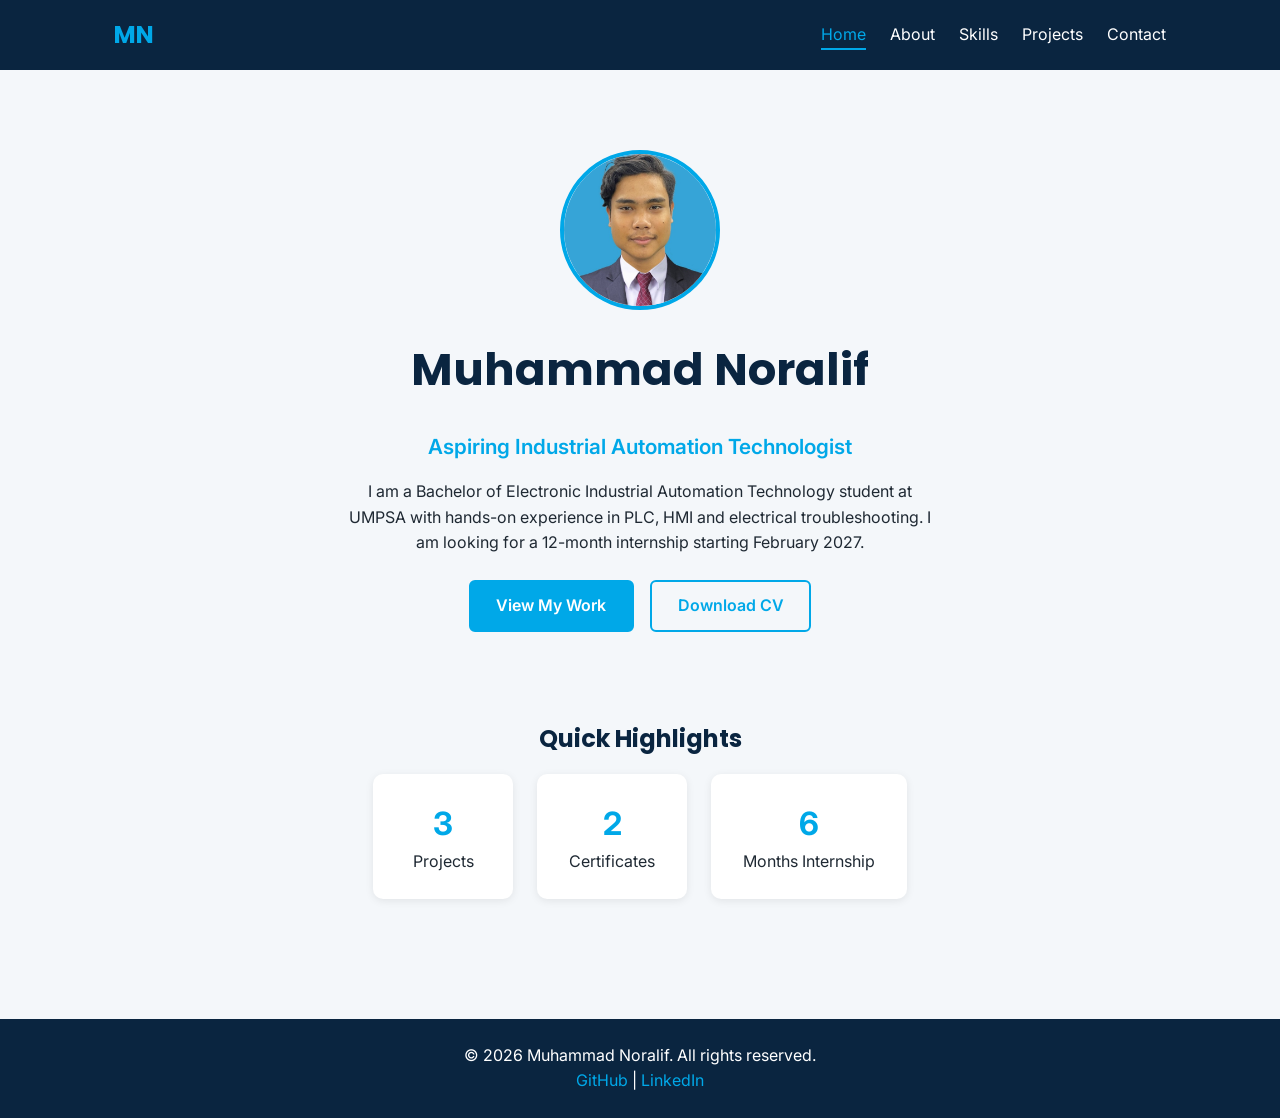
<file: index.html>
<!DOCTYPE html>
<html lang="en">
<head>
  <meta charset="UTF-8">
  <meta name="viewport" content="width=device-width, initial-scale=1.0">
  <title>Home | Muhammad Noralif</title>
  <link rel="preconnect" href="https://fonts.googleapis.com">
  <link href="https://fonts.googleapis.com/css2?family=Inter:wght@400;600&family=Poppins:wght@600;700&display=swap" rel="stylesheet">
  <link rel="stylesheet" href="css/style.css">
</head>
<body>

  <header>
    <nav>
      <a href="index.html" class="logo">MN</a>
      <button id="menu-toggle" class="menu-toggle" aria-label="Toggle menu">&#9776;</button>
      <ul class="nav-links">
        <li><a href="index.html" class="active">Home</a></li>
        <li><a href="about.html">About</a></li>
        <li><a href="skills.html">Skills</a></li>
        <li><a href="projects.html">Projects</a></li>
        <li><a href="contact.html">Contact</a></li>
      </ul>
    </nav>
  </header>

  <main>
    <section class="hero">
      <img src="images/profile.jpg" alt="Portrait of Muhammad Noralif" class="profile-pic">
      <h1>Muhammad Noralif</h1>
      <p class="tagline">Aspiring Industrial Automation Technologist</p>
      <p class="intro">
        I am a Bachelor of Electronic Industrial Automation Technology student
        at UMPSA with hands-on experience in PLC, HMI and electrical
        troubleshooting. I am looking for a 12-month internship starting
        February 2027.
      </p>
      <div class="cta-buttons">
        <a href="projects.html" class="btn">View My Work</a>
        <a href="docs/resume.pdf" class="btn btn-outline" download>Download CV</a>
      </div>
    </section>

    <section class="highlights">
      <h2>Quick Highlights</h2>
      <ul>
        <li><strong>3</strong> Projects</li>
        <li><strong>2</strong> Certificates</li>
        <li><strong>6</strong> Months Internship</li>
      </ul>
    </section>
  </main>

  <footer>
    <p>&copy; <span class="year">2026</span> Muhammad Noralif. All rights reserved.</p>
    <p>
      <a href="https://github.com/MUHAMMADALEEP">GitHub</a> |
      <a href="https://www.linkedin.com/">LinkedIn</a>
    </p>
  </footer>

  <script src="js/script.js"></script>
</body>
</html>
</file>
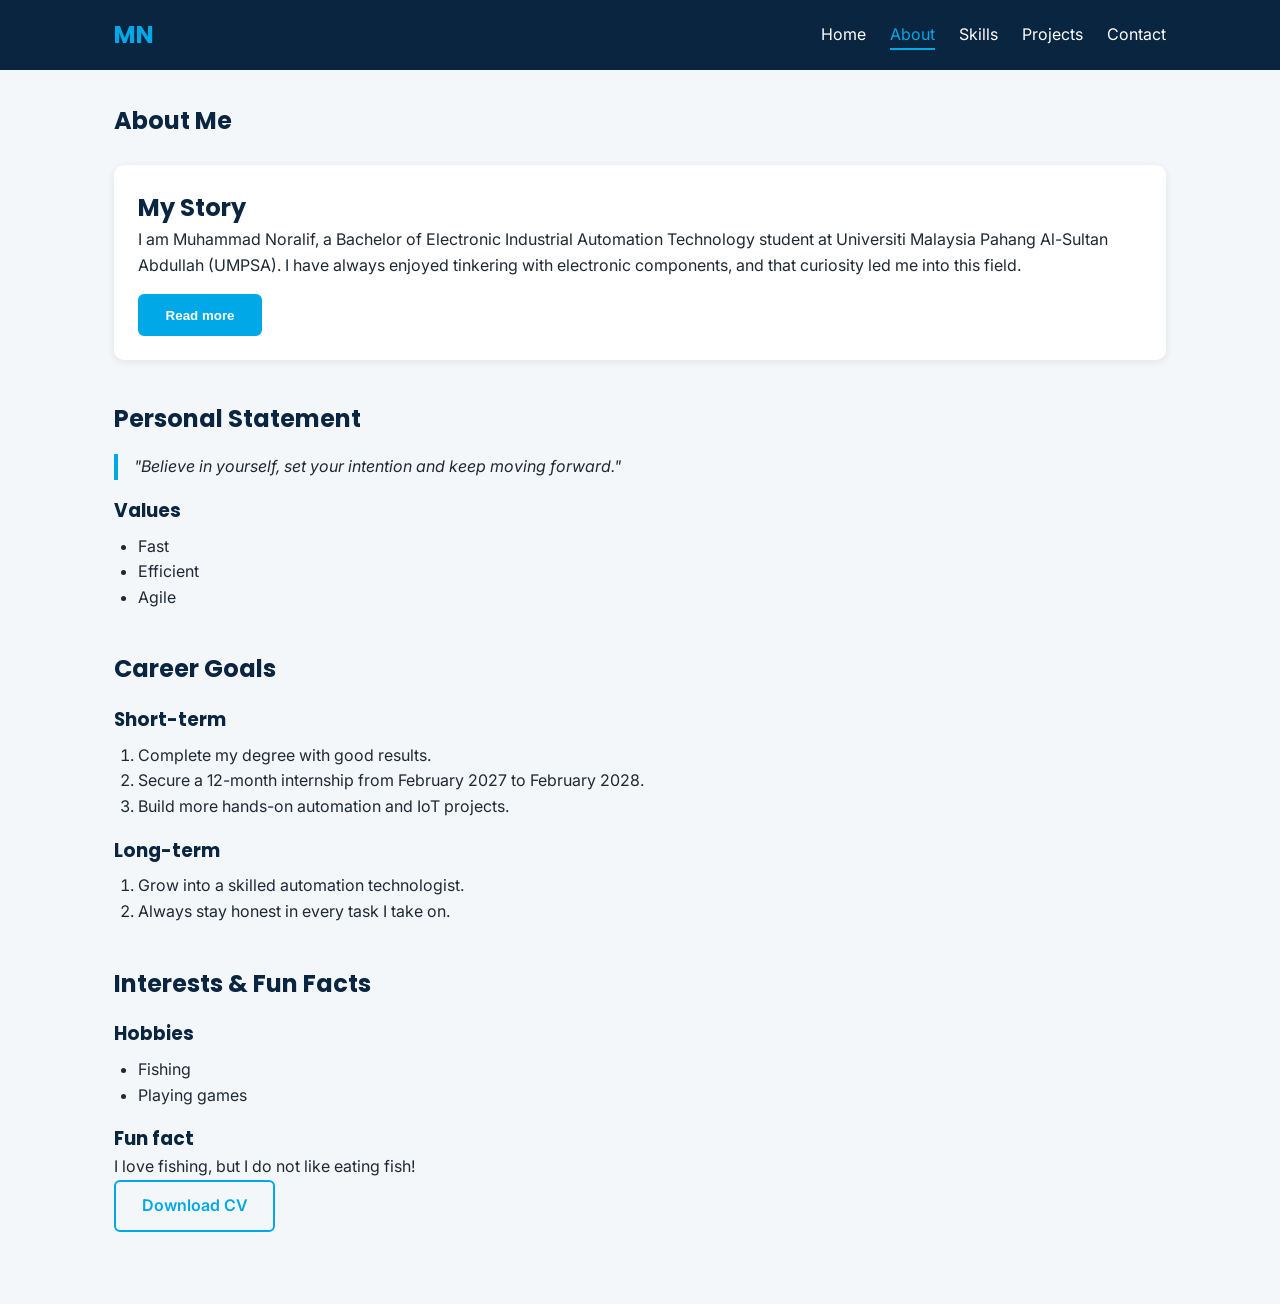
<file: about.html>
<!DOCTYPE html>
<html lang="en">
<head>
  <meta charset="UTF-8">
  <meta name="viewport" content="width=device-width, initial-scale=1.0">
  <title>About | Muhammad Noralif</title>
  <link rel="preconnect" href="https://fonts.googleapis.com">
  <link href="https://fonts.googleapis.com/css2?family=Inter:wght@400;600&family=Poppins:wght@600;700&display=swap" rel="stylesheet">
  <link rel="stylesheet" href="css/style.css">
</head>
<body>

  <header>
    <nav>
      <a href="index.html" class="logo">MN</a>
      <button id="menu-toggle" class="menu-toggle" aria-label="Toggle menu">&#9776;</button>
      <ul class="nav-links">
        <li><a href="index.html">Home</a></li>
        <li><a href="about.html" class="active">About</a></li>
        <li><a href="skills.html">Skills</a></li>
        <li><a href="projects.html">Projects</a></li>
        <li><a href="contact.html">Contact</a></li>
      </ul>
    </nav>
  </header>

 <main>
  <section>
    <h1>About Me</h1>

    <article class="about-card">
      <h2>My Story</h2>
      <p>
        I am Muhammad Noralif, a Bachelor of Electronic Industrial Automation
        Technology student at Universiti Malaysia Pahang Al-Sultan Abdullah
        (UMPSA). I have always enjoyed tinkering with electronic components,
        and that curiosity led me into this field.
      </p>
      <div id="more-text" class="more-text">
        <p>
          I chose Kolej Vokasional Slim River because I found the
          academic subjects in secondary school hard to keep up with, and
          hands-on learning suited me better. My six-month internship at
          DLA Engineering let me explore much more, from wiring to
          installing access control systems on real sites.
        </p>
        <p>
          Running my own online business taught me how to communicate
          with different kinds of people, a skill I use in group projects
          and at work.
        </p>
      </div>
      <button id="read-more-btn" class="btn">Read more</button>
    </article>
  </section>

  <section>
    <h2>Personal Statement</h2>
    <blockquote class="motto">
      "Believe in yourself, set your intention and keep moving forward."
    </blockquote>
    <h3>Values</h3>
    <ul>
      <li>Fast</li>
      <li>Efficient</li>
      <li>Agile</li>
    </ul>
  </section>

  <section>
    <h2>Career Goals</h2>
    <h3>Short-term</h3>
    <ol>
      <li>Complete my degree with good results.</li>
      <li>Secure a 12-month internship from February 2027 to February 2028.</li>
      <li>Build more hands-on automation and IoT projects.</li>
    </ol>
    <h3>Long-term</h3>
    <ol>
      <li>Grow into a skilled automation technologist.</li>
      <li>Always stay honest in every task I take on.</li>
    </ol>
  </section>

  <section>
    <h2>Interests &amp; Fun Facts</h2>
    <h3>Hobbies</h3>
    <ul>
      <li>Fishing</li>
      <li>Playing games</li>
    </ul>
    <h3>Fun fact</h3>
    <p>I love fishing, but I do not like eating fish!</p>
    <a href="docs/resume.pdf" class="btn btn-outline" download>Download CV</a>
  </section>
</main>
</file>
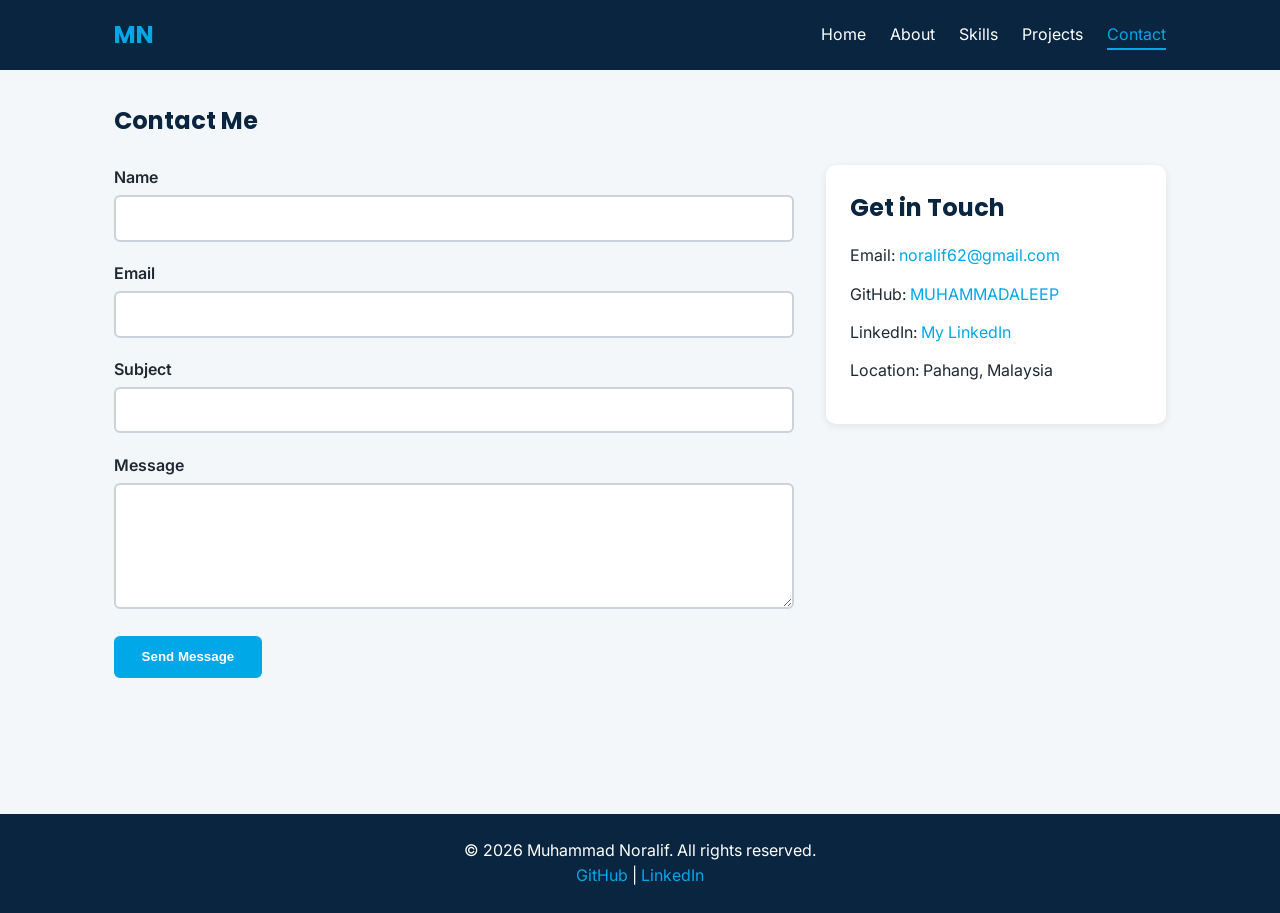
<file: contact.html>
<!DOCTYPE html>
<html lang="en">
<head>
  <meta charset="UTF-8">
  <meta name="viewport" content="width=device-width, initial-scale=1.0">
  <title>Contact | Muhammad Noralif</title>
  <link rel="preconnect" href="https://fonts.googleapis.com">
  <link href="https://fonts.googleapis.com/css2?family=Inter:wght@400;600&family=Poppins:wght@600;700&display=swap" rel="stylesheet">
  <link rel="stylesheet" href="css/style.css">
</head>
<body>

  <header>
    <nav>
      <a href="index.html" class="logo">MN</a>
      <button id="menu-toggle" class="menu-toggle" aria-label="Toggle menu">&#9776;</button>
      <ul class="nav-links">
        <li><a href="index.html">Home</a></li>
        <li><a href="about.html">About</a></li>
        <li><a href="skills.html">Skills</a></li>
        <li><a href="projects.html">Projects</a></li>
        <li><a href="contact.html" class="active">Contact</a></li>
      </ul>
    </nav>
  </header>

  <main>
    <section>
      <h1>Contact Me</h1>
      <div class="contact-layout">

        <form id="contact-form" novalidate>
          <div class="form-group">
            <label for="name">Name</label>
            <input type="text" id="name" name="name">
            <small class="error" id="name-error"></small>
          </div>

          <div class="form-group">
            <label for="email">Email</label>
            <input type="email" id="email" name="email">
            <small class="error" id="email-error"></small>
          </div>

          <div class="form-group">
            <label for="subject">Subject</label>
            <input type="text" id="subject" name="subject">
            <small class="error" id="subject-error"></small>
          </div>

          <div class="form-group">
            <label for="message">Message</label>
            <textarea id="message" name="message" rows="5"></textarea>
            <small class="error" id="message-error"></small>
          </div>

          <button type="submit" class="btn">Send Message</button>
          <p id="form-success" class="success"></p>
        </form>

        <aside class="contact-info">
          <h2>Get in Touch</h2>
          <ul>
            <li>Email: <a href="mailto:noralif62@gmail.com">noralif62@gmail.com</a></li>
            <li>GitHub: <a href="https://github.com/MUHAMMADALEEP">MUHAMMADALEEP</a></li>
            <li>LinkedIn: <a href="https://www.linkedin.com/">My LinkedIn</a></li>
            <li>Location: Pahang, Malaysia</li>
          </ul>
        </aside>

      </div>
    </section>
  </main>

  <footer>
    <p>&copy; <span class="year">2026</span> Muhammad Noralif. All rights reserved.</p>
    <p>
      <a href="https://github.com/MUHAMMADALEEP">GitHub</a> |
      <a href="https://www.linkedin.com/">LinkedIn</a>
    </p>
  </footer>

  <script src="js/script.js"></script>
</body>
</html>
</file>
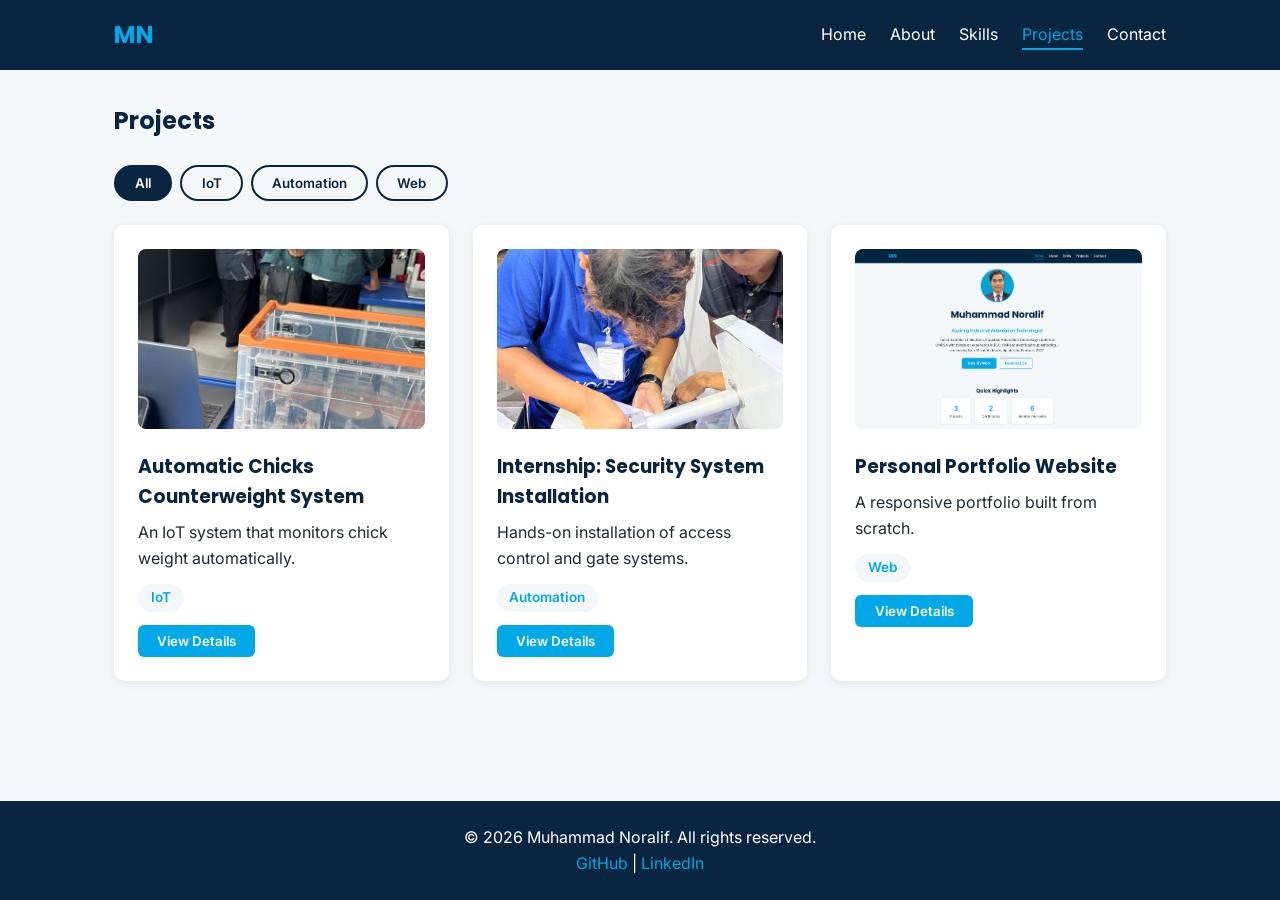
<file: projects.html>
<!DOCTYPE html>
<html lang="en">
<head>
  <meta charset="UTF-8">
  <meta name="viewport" content="width=device-width, initial-scale=1.0">
  <title>Projects | Muhammad Noralif</title>
  <link rel="preconnect" href="https://fonts.googleapis.com">
  <link href="https://fonts.googleapis.com/css2?family=Inter:wght@400;600&family=Poppins:wght@600;700&display=swap" rel="stylesheet">
  <link rel="stylesheet" href="css/style.css">
</head>
<body>

  <header>
    <nav>
      <a href="index.html" class="logo">MN</a>
      <button id="menu-toggle" class="menu-toggle" aria-label="Toggle menu">&#9776;</button>
      <ul class="nav-links">
        <li><a href="index.html">Home</a></li>
        <li><a href="about.html">About</a></li>
        <li><a href="skills.html">Skills</a></li>
        <li><a href="projects.html" class="active">Projects</a></li>
        <li><a href="contact.html">Contact</a></li>
      </ul>
    </nav>
  </header>

  <main>
    <section>
      <h1>Projects</h1>

      <div class="filter-buttons">
        <button class="filter-btn active" data-filter="all">All</button>
        <button class="filter-btn" data-filter="iot">IoT</button>
        <button class="filter-btn" data-filter="automation">Automation</button>
        <button class="filter-btn" data-filter="web">Web</button>
      </div>

      <div class="project-grid">

        <article class="project-card" data-category="iot"
                 data-title="Automatic Chicks Counterweight System"
                 data-problem="Farmers find it difficult to measure the weight of chicks manually, which makes it hard to plan feeding properly."
                 data-role="Prepared the project report and documentation for the team's IoT weighing system."
                 data-tools="ESP32, load cell, HX711 amplifier, Arduino IDE (used in the project)"
                 data-outcome="Farmers can measure chick weight easily and portion feed optimally.">
          <img src="images/project-chicks.jpg" alt="ESP32 and load cell chicken weighing system" class="project-img">
          <h3>Automatic Chicks Counterweight System</h3>
          <p>An IoT system that monitors chick weight automatically.</p>
          <span class="tag">IoT</span>
          <button class="details-btn">View Details</button>
        </article>

        <article class="project-card" data-category="automation"
                 data-title="Internship: Security System Installation"
                 data-problem="Client sites needed access control and gate systems installed, configured and tested."
                 data-role="Intern technician: electrical wiring, installation, configuration, troubleshooting and functional testing."
                 data-tools="RFID access control, autogate, barrier gate, turnstile systems"
                 data-outcome="Systems installed and tested on site during a six-month internship at DLA Engineering.">
          <img src="images/project-internship.jpg" alt="Security gate system installed during internship" class="project-img">
          <h3>Internship: Security System Installation</h3>
          <p>Hands-on installation of access control and gate systems.</p>
          <span class="tag">Automation</span>
          <button class="details-btn">View Details</button>
        </article>

        <article class="project-card" data-category="web"
                 data-title="Personal Portfolio Website"
                 data-problem="I needed an online platform to showcase my skills, projects and internship experience."
                 data-role="Designer and developer"
                 data-tools="HTML, CSS, JavaScript, Git, GitHub Pages"
                 data-outcome="A responsive multi-page website published online.">
          <img src="images/project-portfolio.jpg" alt="Screenshot of my personal portfolio website" class="project-img">
          <h3>Personal Portfolio Website</h3>
          <p>A responsive portfolio built from scratch.</p>
          <span class="tag">Web</span>
          <button class="details-btn">View Details</button>
        </article>

      </div>
    </section>
  </main>

  <div id="modal" class="modal">
    <div class="modal-content">
      <button id="modal-close" class="modal-close" aria-label="Close">&times;</button>
      <h2 id="modal-title"></h2>
      <p><strong>Problem:</strong> <span id="modal-problem"></span></p>
      <p><strong>My role:</strong> <span id="modal-role"></span></p>
      <p><strong>Tools:</strong> <span id="modal-tools"></span></p>
      <p><strong>Outcome:</strong> <span id="modal-outcome"></span></p>
    </div>
  </div>

  <footer>
    <p>&copy; <span class="year">2026</span> Muhammad Noralif. All rights reserved.</p>
    <p>
      <a href="https://github.com/MUHAMMADALEEP">GitHub</a> |
      <a href="https://www.linkedin.com/">LinkedIn</a>
    </p>
  </footer>

  <script src="js/script.js"></script>
</body>
</html>
</file>
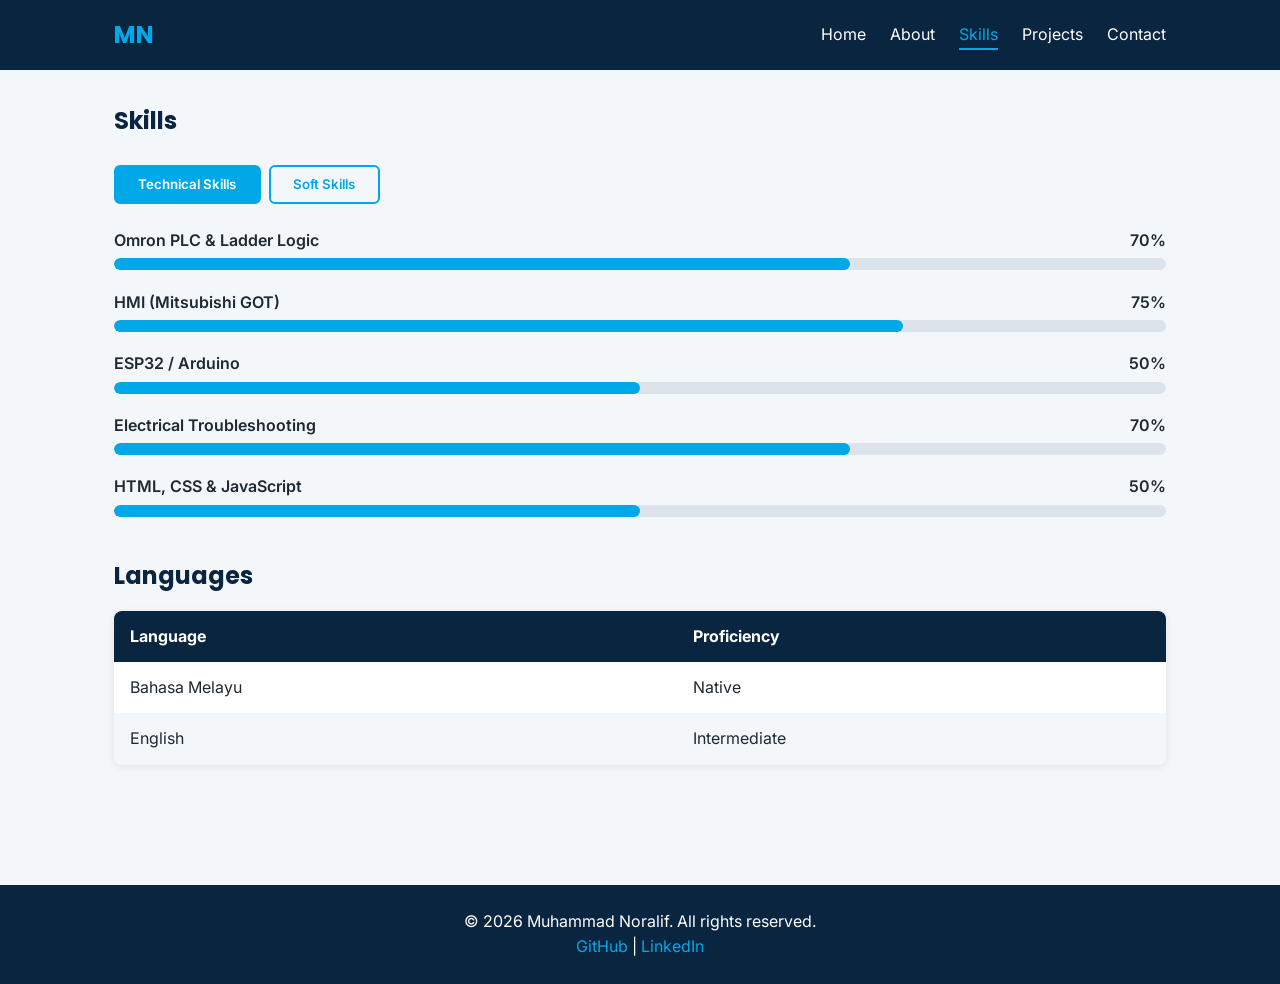
<file: skills.html>
<!DOCTYPE html>
<html lang="en">
<head>
  <meta charset="UTF-8">
  <meta name="viewport" content="width=device-width, initial-scale=1.0">
  <title>Skills | Muhammad Noralif</title>
  <link rel="preconnect" href="https://fonts.googleapis.com">
  <link href="https://fonts.googleapis.com/css2?family=Inter:wght@400;600&family=Poppins:wght@600;700&display=swap" rel="stylesheet">
  <link rel="stylesheet" href="css/style.css">
</head>
<body>

  <header>
    <nav>
      <a href="index.html" class="logo">MN</a>
      <button id="menu-toggle" class="menu-toggle" aria-label="Toggle menu">&#9776;</button>
      <ul class="nav-links">
        <li><a href="index.html">Home</a></li>
        <li><a href="about.html">About</a></li>
        <li><a href="skills.html" class="active">Skills</a></li>
        <li><a href="projects.html">Projects</a></li>
        <li><a href="contact.html">Contact</a></li>
      </ul>
    </nav>
  </header>

  <main>
    <section>
      <h1>Skills</h1>

      <div class="tabs">
        <button class="tab-btn active" data-tab="technical">Technical Skills</button>
        <button class="tab-btn" data-tab="soft">Soft Skills</button>
      </div>

      <div id="technical" class="tab-content active">
        <div class="skill">
          <div class="skill-info"><span>Omron PLC &amp; Ladder Logic</span><span>70%</span></div>
          <div class="skill-bar"><div class="skill-fill" data-level="70"></div></div>
        </div>
        <div class="skill">
          <div class="skill-info"><span>HMI (Mitsubishi GOT)</span><span>75%</span></div>
          <div class="skill-bar"><div class="skill-fill" data-level="75"></div></div>
        </div>
        <div class="skill">
          <div class="skill-info"><span>ESP32 / Arduino</span><span>50%</span></div>
          <div class="skill-bar"><div class="skill-fill" data-level="50"></div></div>
        </div>
        <div class="skill">
          <div class="skill-info"><span>Electrical Troubleshooting</span><span>70%</span></div>
          <div class="skill-bar"><div class="skill-fill" data-level="70"></div></div>
        </div>
        <div class="skill">
          <div class="skill-info"><span>HTML, CSS &amp; JavaScript</span><span>50%</span></div>
          <div class="skill-bar"><div class="skill-fill" data-level="50"></div></div>
        </div>
      </div>

      <div id="soft" class="tab-content">
        <div class="skill">
          <div class="skill-info"><span>Leadership</span><span>70%</span></div>
          <div class="skill-bar"><div class="skill-fill" data-level="70"></div></div>
        </div>
        <div class="skill">
          <div class="skill-info"><span>Teamwork</span><span>80%</span></div>
          <div class="skill-bar"><div class="skill-fill" data-level="80"></div></div>
        </div>
        <div class="skill">
          <div class="skill-info"><span>Time Management</span><span>70%</span></div>
          <div class="skill-bar"><div class="skill-fill" data-level="70"></div></div>
        </div>
        <div class="skill">
          <div class="skill-info"><span>Customer Communication</span><span>75%</span></div>
          <div class="skill-bar"><div class="skill-fill" data-level="75"></div></div>
        </div>
      </div>
    </section>

    <section>
      <h2>Languages</h2>
      <table>
        <thead>
          <tr><th>Language</th><th>Proficiency</th></tr>
        </thead>
        <tbody>
          <tr><td>Bahasa Melayu</td><td>Native</td></tr>
          <tr><td>English</td><td>Intermediate</td></tr>
        </tbody>
      </table>
    </section>
  </main>

  <footer>
    <p>&copy; <span class="year">2026</span> Muhammad Noralif. All rights reserved.</p>
    <p>
      <a href="https://github.com/MUHAMMADALEEP">GitHub</a> |
      <a href="https://www.linkedin.com/">LinkedIn</a>
    </p>
  </footer>

  <script src="js/script.js"></script>
</body>
</html>
</file>
<file: css/style.css>
/* ===== Variables ===== */
:root {
  --primary: #0a2540;
  --accent: #00a8e8;
  --light: #f4f7fa;
  --text: #1f2933;
  --white: #ffffff;
  --font-heading: 'Poppins', sans-serif;
  --font-body: 'Inter', sans-serif;
}

/* ===== Reset & Base ===== */
* {
  margin: 0;
  padding: 0;
  box-sizing: border-box;
}

body {
  font-family: var(--font-body);
  color: var(--text);
  background: var(--light);
  line-height: 1.6;
}

h1, h2, h3 {
  font-family: var(--font-heading);
  color: var(--primary);
}

a {
  text-decoration: none;
}

/* ===== Navigation ===== */
header {
  background: var(--primary);
  position: sticky;
  top: 0;
  z-index: 100;
}

nav {
  display: flex;
  justify-content: space-between;
  align-items: center;
  max-width: 1100px;
  margin: 0 auto;
  padding: 1rem 1.5rem;
}

.logo {
  font-family: var(--font-heading);
  font-size: 1.5rem;
  font-weight: 700;
  color: var(--accent);
}

.nav-links {
  display: flex;
  list-style: none;
  gap: 1.5rem;
}

.nav-links a {
  color: var(--white);
  padding-bottom: 4px;
  border-bottom: 2px solid transparent;
  transition: color 0.3s, border-color 0.3s;
}

.nav-links a:hover,
.nav-links a.active {
  color: var(--accent);
  border-color: var(--accent);
}

/* ===== Layout ===== */
main {
  max-width: 1100px;
  margin: 0 auto;
  padding: 2rem 1.5rem;
}

/* ===== Hero ===== */
.hero {
  text-align: center;
  padding: 3rem 1rem;
}

.hero h1 {
  font-size: 2.8rem;
}

.tagline {
  font-size: 1.3rem;
  color: var(--accent);
  font-weight: 600;
  margin: 0.5rem 0 1rem;
}

.intro {
  max-width: 600px;
  margin: 0 auto 1.5rem;
}

.profile-pic {
  width: 160px;
  height: 160px;
  border-radius: 50%;
  object-fit: cover;
  border: 4px solid var(--accent);
  margin-bottom: 1rem;
}

/* ===== Buttons ===== */
.cta-buttons {
  display: flex;
  justify-content: center;
  gap: 1rem;
  flex-wrap: wrap;
}

.btn {
  display: inline-block;
  padding: 0.7rem 1.6rem;
  background: var(--accent);
  color: var(--white);
  border: 2px solid var(--accent);
  border-radius: 6px;
  font-weight: 600;
  transition: background 0.3s, color 0.3s, transform 0.3s;
}

.btn:hover {
  background: var(--primary);
  border-color: var(--primary);
  transform: translateY(-3px);
}

.btn-outline {
  background: transparent;
  color: var(--accent);
}

.btn-outline:hover {
  color: var(--white);
}

/* ===== Highlights ===== */
.highlights {
  text-align: center;
  margin-top: 2rem;
}

.highlights ul {
  display: flex;
  justify-content: center;
  gap: 1.5rem;
  list-style: none;
  margin-top: 1rem;
  flex-wrap: wrap;
}

.highlights li {
  background: var(--white);
  padding: 1.5rem 2rem;
  border-radius: 10px;
  box-shadow: 0 2px 8px rgba(0, 0, 0, 0.08);
  min-width: 140px;
  transition: transform 0.3s, box-shadow 0.3s;
}

.highlights li:hover {
  transform: translateY(-5px);
  box-shadow: 0 6px 16px rgba(0, 0, 0, 0.15);
}

.highlights strong {
  display: block;
  font-size: 2rem;
  color: var(--accent);
}

/* ===== Footer ===== */
footer {
  background: var(--primary);
  color: var(--white);
  text-align: center;
  padding: 1.5rem;
  margin-top: 3rem;
}

footer a {
  color: var(--accent);
}

footer a:hover {
  text-decoration: underline;
}

/* ===== Sections & Headings ===== */
main section {
  margin-bottom: 2.5rem;
}

main section > h1 {
  margin-bottom: 1.5rem;
}

main section > h2 {
  margin-bottom: 1rem;
}

/* ===== Tabs (Skills) ===== */
.tabs {
  display: flex;
  gap: 0.5rem;
  margin-bottom: 1.5rem;
}

.tab-btn {
  padding: 0.6rem 1.4rem;
  border: 2px solid var(--accent);
  background: transparent;
  color: var(--accent);
  border-radius: 6px;
  font-family: var(--font-body);
  font-weight: 600;
  cursor: pointer;
  transition: background 0.3s, color 0.3s;
}

.tab-btn:hover,
.tab-btn.active {
  background: var(--accent);
  color: var(--white);
}

.tab-content {
  display: none;
}

.tab-content.active {
  display: block;
}

/* ===== Skill Bars ===== */
.skill {
  margin-bottom: 1.2rem;
}

.skill-info {
  display: flex;
  justify-content: space-between;
  font-weight: 600;
  margin-bottom: 0.3rem;
}

.skill-bar {
  height: 12px;
  background: #dde3ea;
  border-radius: 10px;
  overflow: hidden;
}

.skill-fill {
  height: 100%;
  width: 0;
  background: var(--accent);
  border-radius: 10px;
  transition: width 1s ease;
}

/* ===== Table ===== */
table {
  width: 100%;
  border-collapse: collapse;
  background: var(--white);
  border-radius: 8px;
  overflow: hidden;
  box-shadow: 0 2px 8px rgba(0, 0, 0, 0.08);
}

th, td {
  padding: 0.8rem 1rem;
  text-align: left;
}

th {
  background: var(--primary);
  color: var(--white);
}

tr:nth-child(even) td {
  background: var(--light);
}

/* ===== Projects ===== */
.filter-buttons {
  display: flex;
  gap: 0.5rem;
  flex-wrap: wrap;
  margin-bottom: 1.5rem;
}

.filter-btn {
  padding: 0.5rem 1.2rem;
  border: 2px solid var(--primary);
  background: transparent;
  color: var(--primary);
  border-radius: 20px;
  font-family: var(--font-body);
  font-weight: 600;
  cursor: pointer;
  transition: background 0.3s, color 0.3s;
}

.filter-btn:hover,
.filter-btn.active {
  background: var(--primary);
  color: var(--white);
}

.project-grid {
  display: grid;
  grid-template-columns: repeat(auto-fit, minmax(250px, 1fr));
  gap: 1.5rem;
}

.project-card {
  background: var(--white);
  padding: 1.5rem;
  border-radius: 10px;
  box-shadow: 0 2px 8px rgba(0, 0, 0, 0.08);
  transition: transform 0.3s, box-shadow 0.3s;
}

.project-card:hover {
  transform: translateY(-5px);
  box-shadow: 0 6px 16px rgba(0, 0, 0, 0.15);
}

.project-card h3 {
  margin-bottom: 0.5rem;
}

.project-card.hide {
  display: none;
}

.tag {
  display: inline-block;
  background: var(--light);
  color: var(--accent);
  padding: 0.2rem 0.8rem;
  border-radius: 20px;
  font-size: 0.85rem;
  font-weight: 600;
  margin: 0.8rem 0;
}

.details-btn {
  display: block;
  padding: 0.5rem 1.2rem;
  background: var(--accent);
  color: var(--white);
  border: none;
  border-radius: 6px;
  font-family: var(--font-body);
  font-weight: 600;
  cursor: pointer;
  transition: background 0.3s;
}

.details-btn:hover {
  background: var(--primary);
}

/* ===== Modal ===== */
.modal {
  display: none;
  position: fixed;
  inset: 0;
  background: rgba(0, 0, 0, 0.6);
  justify-content: center;
  align-items: center;
  z-index: 200;
  padding: 1rem;
}

.modal.open {
  display: flex;
}

.modal-content {
  position: relative;
  background: var(--white);
  padding: 2rem;
  border-radius: 10px;
  max-width: 500px;
  width: 100%;
}

.modal-content h2 {
  margin-bottom: 1rem;
}

.modal-content p {
  margin-bottom: 0.6rem;
}

.modal-close {
  position: absolute;
  top: 0.5rem;
  right: 1rem;
  background: none;
  border: none;
  font-size: 2rem;
  cursor: pointer;
  color: var(--primary);
}

/* ===== Contact ===== */
.contact-layout {
  display: grid;
  grid-template-columns: 2fr 1fr;
  gap: 2rem;
}

.form-group {
  margin-bottom: 1.2rem;
}

.form-group label {
  display: block;
  font-weight: 600;
  margin-bottom: 0.3rem;
}

.form-group input,
.form-group textarea {
  width: 100%;
  padding: 0.7rem;
  border: 2px solid #cbd2d9;
  border-radius: 6px;
  font-family: var(--font-body);
  font-size: 1rem;
  transition: border-color 0.3s;
}

.form-group input:focus,
.form-group textarea:focus {
  outline: none;
  border-color: var(--accent);
}

.form-group input.invalid,
.form-group textarea.invalid {
  border-color: #d64545;
}

.error {
  color: #d64545;
  font-size: 0.85rem;
}

.success {
  color: #1f8f4e;
  font-weight: 600;
  margin-top: 1rem;
}

.contact-info {
  background: var(--white);
  padding: 1.5rem;
  border-radius: 10px;
  box-shadow: 0 2px 8px rgba(0, 0, 0, 0.08);
  align-self: start;
}

.contact-info h2 {
  margin-bottom: 1rem;
}

.contact-info ul {
  list-style: none;
}

.contact-info li {
  margin-bottom: 0.8rem;
}

.contact-info a {
  color: var(--accent);
}

.contact-info a:hover {
  text-decoration: underline;
}

/* ===== Responsive ===== */
@media (max-width: 768px) {
  .hero h1 {
    font-size: 2.2rem;
  }

  .contact-layout {
    grid-template-columns: 1fr;
  }
}

@media (max-width: 480px) {
  .hero h1 {
    font-size: 1.8rem;
  }

  nav {
    flex-direction: column;
    gap: 0.8rem;
  }

  .nav-links {
    gap: 0.9rem;
    flex-wrap: wrap;
    justify-content: center;
  }

  .tabs {
    flex-direction: column;
  }
}

/* ===== Hamburger menu ===== */
.menu-toggle {
  display: none;
  background: none;
  border: none;
  color: var(--white);
  font-size: 1.8rem;
  cursor: pointer;
}

@media (max-width: 768px) {
  nav {
    flex-wrap: wrap;
  }

  .menu-toggle {
    display: block;
  }

  .nav-links {
    display: none;
    flex-direction: column;
    width: 100%;
    gap: 0.8rem;
    padding-top: 1rem;
  }

  .nav-links.open {
    display: flex;
  }
}

@media (max-width: 480px) {
  nav {
    flex-direction: row;
  }

  .nav-links {
    justify-content: flex-start;
    flex-wrap: nowrap;
  }
}

/* ===== About ===== */
.about-card {
  background: var(--white);
  padding: 1.5rem;
  border-radius: 10px;
  box-shadow: 0 2px 8px rgba(0, 0, 0, 0.08);
}

.about-card p {
  margin-bottom: 1rem;
}

.more-text {
  display: none;
}

.more-text.show {
  display: block;
}

.motto {
  border-left: 4px solid var(--accent);
  padding-left: 1rem;
  font-style: italic;
  margin-bottom: 1rem;
}

main section ul,
main section ol {
  margin: 0.5rem 0 1rem 1.5rem;
}

.contact-info ul,
.highlights ul {
  margin-left: 0;
}

/* ===== Project images ===== */
.project-img {
  width: 100%;
  height: 180px;
  object-fit: cover;
  border-radius: 8px;
  margin-bottom: 1rem;
}
</file>
